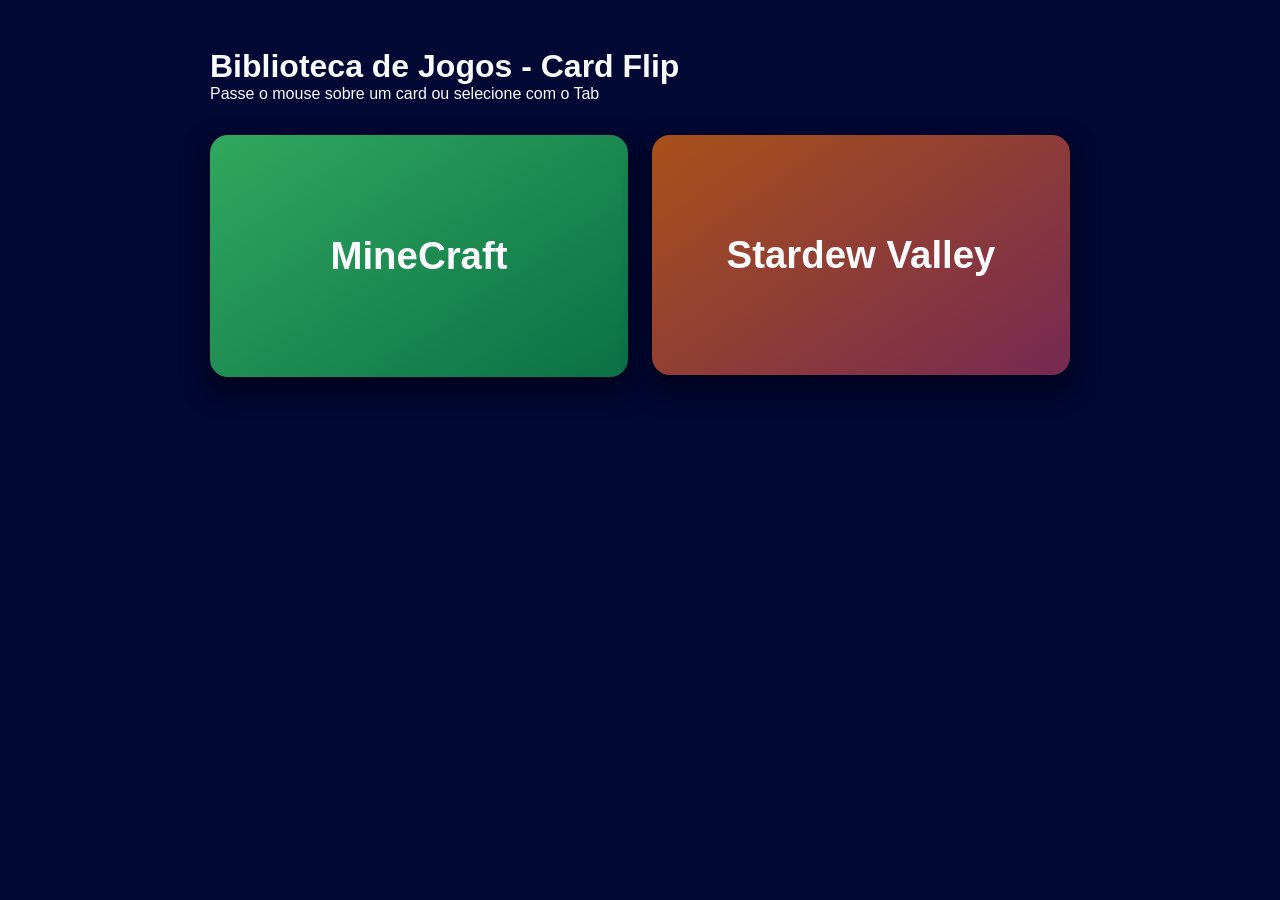
<file: modelo1/index.html>
<!DOCTYPE html>
<html lang="pt-br">
<head>
    <meta charset="UTF-8">
    <meta name="viewport" content="width=device-width, initial-scale=1.0">
    <title>Card Flip</title>
    <link rel="stylesheet" href="style.css">
</head>
<body>
    <main class="biblioteca">
        <h1>Biblioteca de Jogos - Card Flip</h1>
        <p>Passe o mouse sobre um card ou selecione com o Tab</p>
        <div class="container">
            <article class="card" tabindex="0" aria-labelledby="minecraft">
                <div>
                    <div class="card__interno">
                        <div class="card__face card__frente card__frente--minecraft">
                            <h2 id="minecrafit">
                                MineCraft
                            </h2>
                        </div>
                        <div class="card__face card__verso">
                            <p><strong>Gênero:</strong>Construção e Sobrevivência</p>
                            <p><strong>Modo:</strong>Solo ou MultiPlayer</p>
                            <p>Explore mundos, colete recursos e construa suas próprias criações</p>
                        </div>
                    </div>
                </div>
            </article>
            <article class="card" tabindex="0" aria-labelledby="stardewvalley">
                <div>
                    <div class="card__interno">
                        <div class="card__face card__frente card__frente--stardewvalley">
                            <h2 id="stardewvalley">
                                Stardew Valley
                            </h2>
                        </div>
                        <div class="card__face card__verso">
                            <p><strong>Gênero:</strong>Simulador de Fazenda</p>
                            <p><strong>Modo:</strong>Solo ou Cooperativo</p>
                            <p>Cultive sua fazenda, explore minas e conheça moradores da vila</p>
                        </div>
                    </div>
                </div>
            </article>
        </div>
    </main>
</body>
</html>
</file>
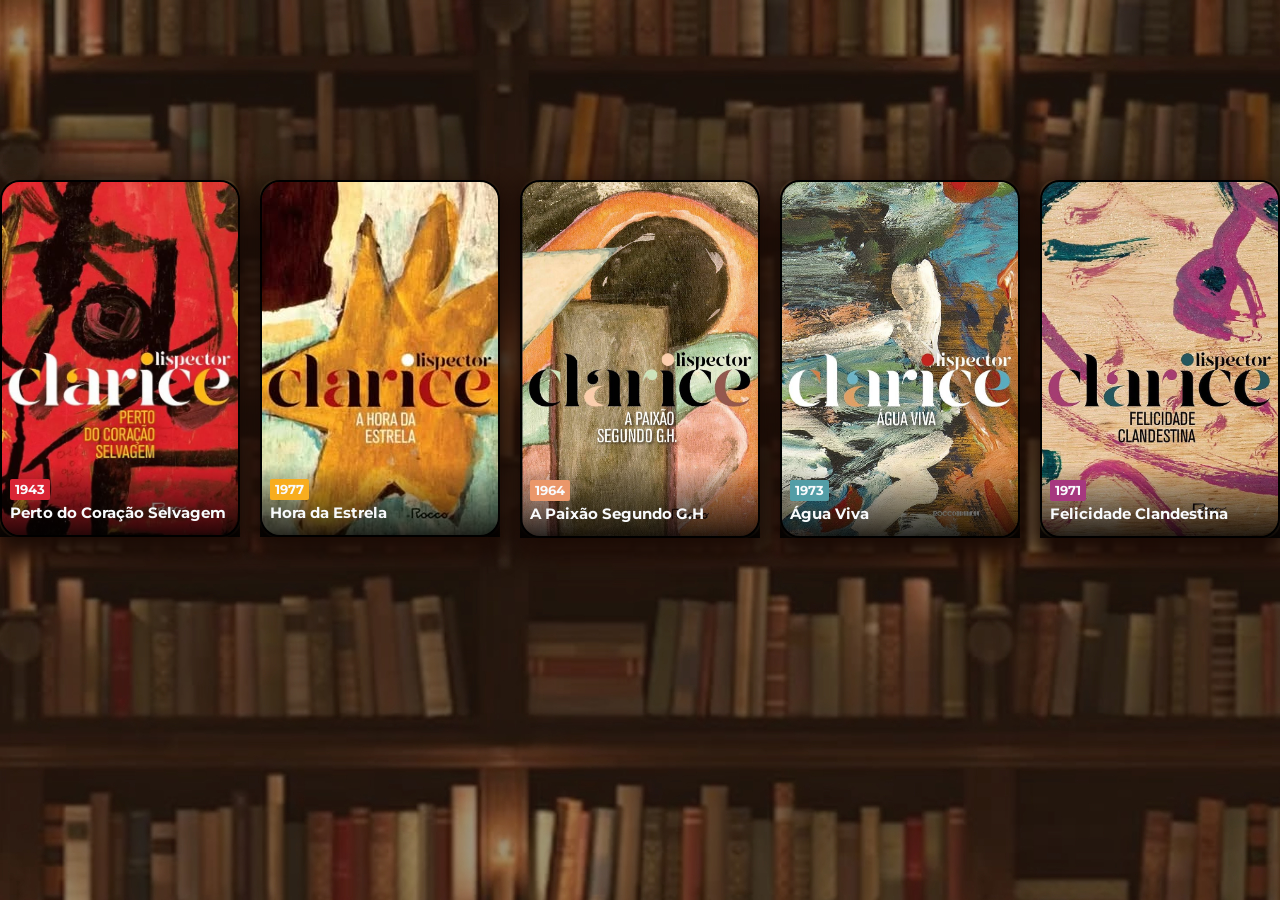
<file: modelo2/index.html>
<!DOCTYPE html>
<html lang="pt-br">
<head>
    <meta charset="UTF-8">
    <meta name="viewport" content="width=device-width, initial-scale=1.0">
    <title>Flip Card</title>
    <link rel="stylesheet" href="style.css">
</head>
<body>
    <main class="biblioteca">
        <div class="container">
            <article class="card" tabindex="0" aria-labelledby="pertodocoracao">
                <div class="card__interno">
                    <div class="card__face card__frente card__frente--livro1">
                        <img src="img/livro1.jpg" alt="Perto do Coração Selvagem" class="card__foto">
                        <div class="card__foto__legenda">
                            <span class="data_livro1">1943</span>
                            <h3 class="titulo">Perto do Coração Selvagem</h3>
                        </div>
                    </div>
                    <div class="card__face card__verso verso_perto">
                        <h2>Perto do Coração Selvagem</h2>
                        <hr>
                        <p><strong>Gênero: </strong>Romance, Ficção</p>
                        <p><strong>Ano de Publicação: </strong>1943</p>
                        <p>Em Perto do Coração Selvagem, Clarice Lispector acompanha Joana, uma mulher que busca compreender sua própria identidade e liberdade, questionando os padrões sociais e explorando seus sentimentos, desejos e conflitos interiores.</p>
                    </div>
                </div>
            </article>
            <article class="card" tabindex="0" aria-labelledby="ahoradaestrela">
                <div class="card__interno">
                    <div class="card__face card__frente card__frente--livro2">
                        <img src="img/livro2.jpg" alt="A Hora da Estrela" class="card__foto">
                        <div class="card__foto__legenda">
                            <span class="data_livro2">1977</span>
                            <h3 class="titulo">Hora da Estrela</h3>
                        </div>
                    </div>
                    <div class="card__face card__verso verso_ahora">
                        <h2>A Hora da Estrela</h2>
                        <hr>
                        <p><strong>Gênero: </strong>Romance, Romance Psicológico</p>
                        <p><strong>Ano de Publicação: </strong>1977</p>
                        <p>Em A Hora da Estrela, Clarice Lispector conta a história de Macabéa, uma jovem nordestina que vive no Rio de Janeiro, enfrentando a pobreza, a solidão e a invisibilidade social. A obra aborda a desigualdade, a existência e a busca por reconhecimento.</p>
                    </div>
                </div>
            </article>
            <article class="card" tabindex="0" aria-labelledby="apaixaosegundogh">
                <div class="card__interno">
                    <div class="card__face card__frente card__frente--livro3">
                        <img src="img/livro3.jpg" alt="A Paixão Segundo G.H" class="card__foto">
                        <div class="card__foto__legenda">
                            <span class="data_livro3">1964</span>
                            <h3 class="titulo">A Paixão Segundo G.H</h3>
                        </div>
                    </div>
                    <div class="card__face card__verso verso_paixao">
                        <h2>A Paixão Segundo G.H</h2>
                        <hr>
                        <p><strong>Gênero: </strong>Romance, Ficção</p>
                        <p><strong>Ano de Publicação: </strong>1964</p>
                        <p>Em A Paixão Segundo G.H., Clarice Lispector narra a experiência de uma mulher que, após um acontecimento inesperado em seu apartamento, passa por uma profunda crise existencial. A obra explora temas como identidade, existência, transformação e a natureza humana.</p>
                    </div>
                </div>
            </article>
            <article class="card" tabindex="0" aria-labelledby="aguaviva">
                <div class="card__interno">
                    <div class="card__face card__frente card__frente--livro4">
                        <img src="img/livro4.jpg" alt="Água Viva" class="card__foto">
                        <div class="card__foto__legenda">
                            <span class="data_livro4">1973</span>
                            <h3 class="titulo">Água Viva</h3>
                        </div>
                    </div>
                    <div class="card__face card__verso verso_aguaviva">
                        <h2>Água Viva</h2>
                        <hr>
                        <p><strong>Gênero: </strong>Romance, Ficção</p>
                        <p><strong>Ano de Publicação: </strong>1973</p>
                        <p>Em Água Viva, Clarice Lispector apresenta uma narradora que reflete sobre a vida, o tempo, os sentimentos e a existência humana. Por meio de pensamentos fragmentados e poéticos, a obra explora a beleza e a complexidade de viver o instante presente.</p>
                    </div>
                </div>
            </article>
            <article class="card" tabindex="0" aria-labelledby="felicidade">
                <div class="card__interno">
                    <div class="card__face card__frente card__frente--livro5">
                        <img src="img/livro5.jpg" alt="felicidade Clandestina" class="card__foto">
                        <div class="card__foto__legenda">
                            <span class="data_livro5">1971</span>
                            <h3 class="titulo">Felicidade Clandestina</h3>
                        </div>
                    </div>
                    <div class="card__face card__verso verso_felicidade">
                        <h2>Felicidade Clandestina</h2>
                        <hr>
                        <p><strong>Gênero: </strong>Ficção Literária</p>
                        <p><strong>Ano de Publicação: </strong>1971</p>
                        <p>Em Felicidade Clandestina, Clarice Lispector reúne contos e crônicas que exploram sentimentos, memórias e experiências cotidianas, revelando a complexidade das relações humanas, da infância e dos pequenos momentos da vida.</p>
                    </div>
                </div>
            </article>
        </div>
    </main>
</body>
</html>
</file>
<file: modelo1/style.css>
*{
    margin: 0;
    padding: 0;
    box-sizing: border-box;
}

body{
    background-color: #000833;
    color: #f8fafc;
    font-family: 'Trebuchet MS', 'Lucida Sans Unicode', 'Lucida Grande', 'Lucida Sans', Arial, sans-serif;
}

.biblioteca{
    max-width: 900px;
    margin-inline: auto;
    padding: 48px 20px;
}

.container{
    display: grid;
    grid-template-columns: repeat(auto-fit, minmax(min(100%, 250px), 1fr));
    gap: 24px;
    margin-top: 32px;
}

.card{
    border-radius: 18px;
    perspective: 1200px;
}

.card__interno{
    display: grid;
    min-height: 240px;
    /* Mantém a frente e o verso no espaço 3D */
    transform-style: preserve-3d;
    /* animar a ida e volta do card */
    transition: transform 0.6s ease;

}

.card__face{
    /* Sobrepor */
    grid-area: 1/1;
    backface-visibility: hidden;
    padding: 24px;
    border-radius: 18px;
    
    
    box-shadow: 0px 12px 20px 8px #000522;
    transition: box-shadow 0.3s ease;
}

.card__face{
    font-size: 1.6rem;
}

.card__frente{
    display: grid;
    place-items: center;
    text-align: center;
}

.card__frente--minecraft{
    background: linear-gradient(145deg, #30a85e, #0b7046);
}

.card__frente--stardewvalley{
    background: linear-gradient(145deg, #a9511a, #762952);
}

.card__verso{
    display: grid;
    align-content: center;
    gap: 10px;
    background-color: #252e44;
    transform: rotateY(180deg)
}

.card:is(:hover) .card__interno{
    transform: translateY(-8px) rotateY(180deg);
}
</file>
<file: modelo2/style.css>
@import url('https://fonts.googleapis.com/css2?family=Montserrat:ital,wght@0,100..900;1,100..900&display=swap');

*{
    margin: 0;
    padding: 0;
    box-sizing: border-box;
}

:root{
    --fonte-comum:"Montserrat", sans-serif;
}

body{
    background-image: url(img/biblioteca.jpg);
    color: #f8fafc;
    font-family: var(--fonte-comum);
}

.biblioteca{
    max-width: 1400px;
    margin-top: 180px;
    margin-right: auto;
    margin-left: auto;
    align-items: center;
}

.container{
    display: grid;
    grid-template-columns: repeat(auto-fit, minmax(min(100%, 200px), 1fr));
    gap: 20px;
    margin-top: 32px;
}

.card{
    border-radius: 18px;
    perspective: 1200px;
}

.card__interno{
    display: grid;
    /* Mantém a frente e o verso no espaço 3D */
    transform-style: preserve-3d;
    /* animar a ida e volta do card */
    transition: transform 0.6s ease;

}

.card__face {
    /* Sobrepor */
    grid-area: 1/1;
    backface-visibility: hidden;
    border-radius: 15px; 
    box-shadow: 0px 12px 20px 8px #1c0c06;
    transition: box-shadow 0.3s ease;
    font-size: 0.8rem;
}

.card__frente {
    position: relative; 
    display: flex;
}

.card__foto {
    width: 100%; 
    height: 100%;  
    border-radius: 20px;
    border: solid 2px #000;
    display: block;
}

.card__foto__legenda {
    position: absolute;
    bottom: 0; 
    left: 0;
    width: 100%; 
    text-align: center;
    padding: 15px 10px;
    font-weight: bold;
    background: linear-gradient(to top, rgba(0, 0, 0, 0.85), transparent);
    display: flex;
    flex-direction: column;
    align-items: flex-start;
    text-align: left;
    gap: 4px;
}

.card__verso {
    font-family: var(--fonte-comum);
    display: grid;
    align-content: center;
    gap: 10px;
    padding: 20px; 
    background-color: #22201f;
    transform: rotateY(180deg);
    width: 100%;
    height: 100%;
}


.card__verso{
    font-family: var(--fonte-comum);
    display: grid;
    align-content: center;
    gap: 10px;
    background-color: #22201f;
    transform: rotateY(180deg);
    width: 100%;
}

.card:is(:hover) .card__interno{
    transform: translateY(-8px) rotateY(180deg);
}

.verso_perto{
    border-left: 5px solid #D92534;
    background: linear-gradient(185deg, #3f0b0f, #2c2c2cda, #2c2c2cda);
    
}

.verso_ahora{
    border-left: 5px solid #F8AD1E;
    background: linear-gradient(185deg, #4d3509, #2c2c2cda, #2c2c2cda);
}

.verso_paixao{
    border-left: 5px solid #ea976a;
    background: linear-gradient(185deg, #63402d, #2c2c2cda, #2c2c2cda);
}

.verso_aguaviva{
    border-left: 5px solid #539DA6;
    background: linear-gradient(185deg, #234347, #2c2c2cda, #2c2c2cda);
}

.verso_felicidade{
    border-left: 5px solid #A6387F;
    background: linear-gradient(185deg, #561d42, #2c2c2cda, #2c2c2cda);
}

.card:hover{
    transform: scale(1.08);
    transition: transform 1s ease;
    z-index: 10;
    opacity: 1;
    filter: grayscale(0%) blur(0);
}

.biblioteca:has(.card:hover) .card:not(:hover){
    opacity: 0.35;
    filter: grayscale(40%) blur(1px);
    transform: scale(0.92);
    transition: transform 1s ease;
    z-index: 1;
}

.data_livro1{
    background-color: #D92534;
    padding: 3px 5px;
    border-radius: 2px;
}

.data_livro2{
    background-color: #F8AD1E;
    padding: 3px 5px;
    border-radius: 2px;
}

.data_livro3{
    background-color: #ea976a;
    padding: 3px 5px;
    border-radius: 2px;
}

.data_livro4{
    background-color: #539DA6;
    padding: 3px 5px;
    border-radius: 2px;
}

.data_livro5{
    background-color: #A6387F;
    padding: 3px 5px;
    border-radius: 2px;
}
</file>
